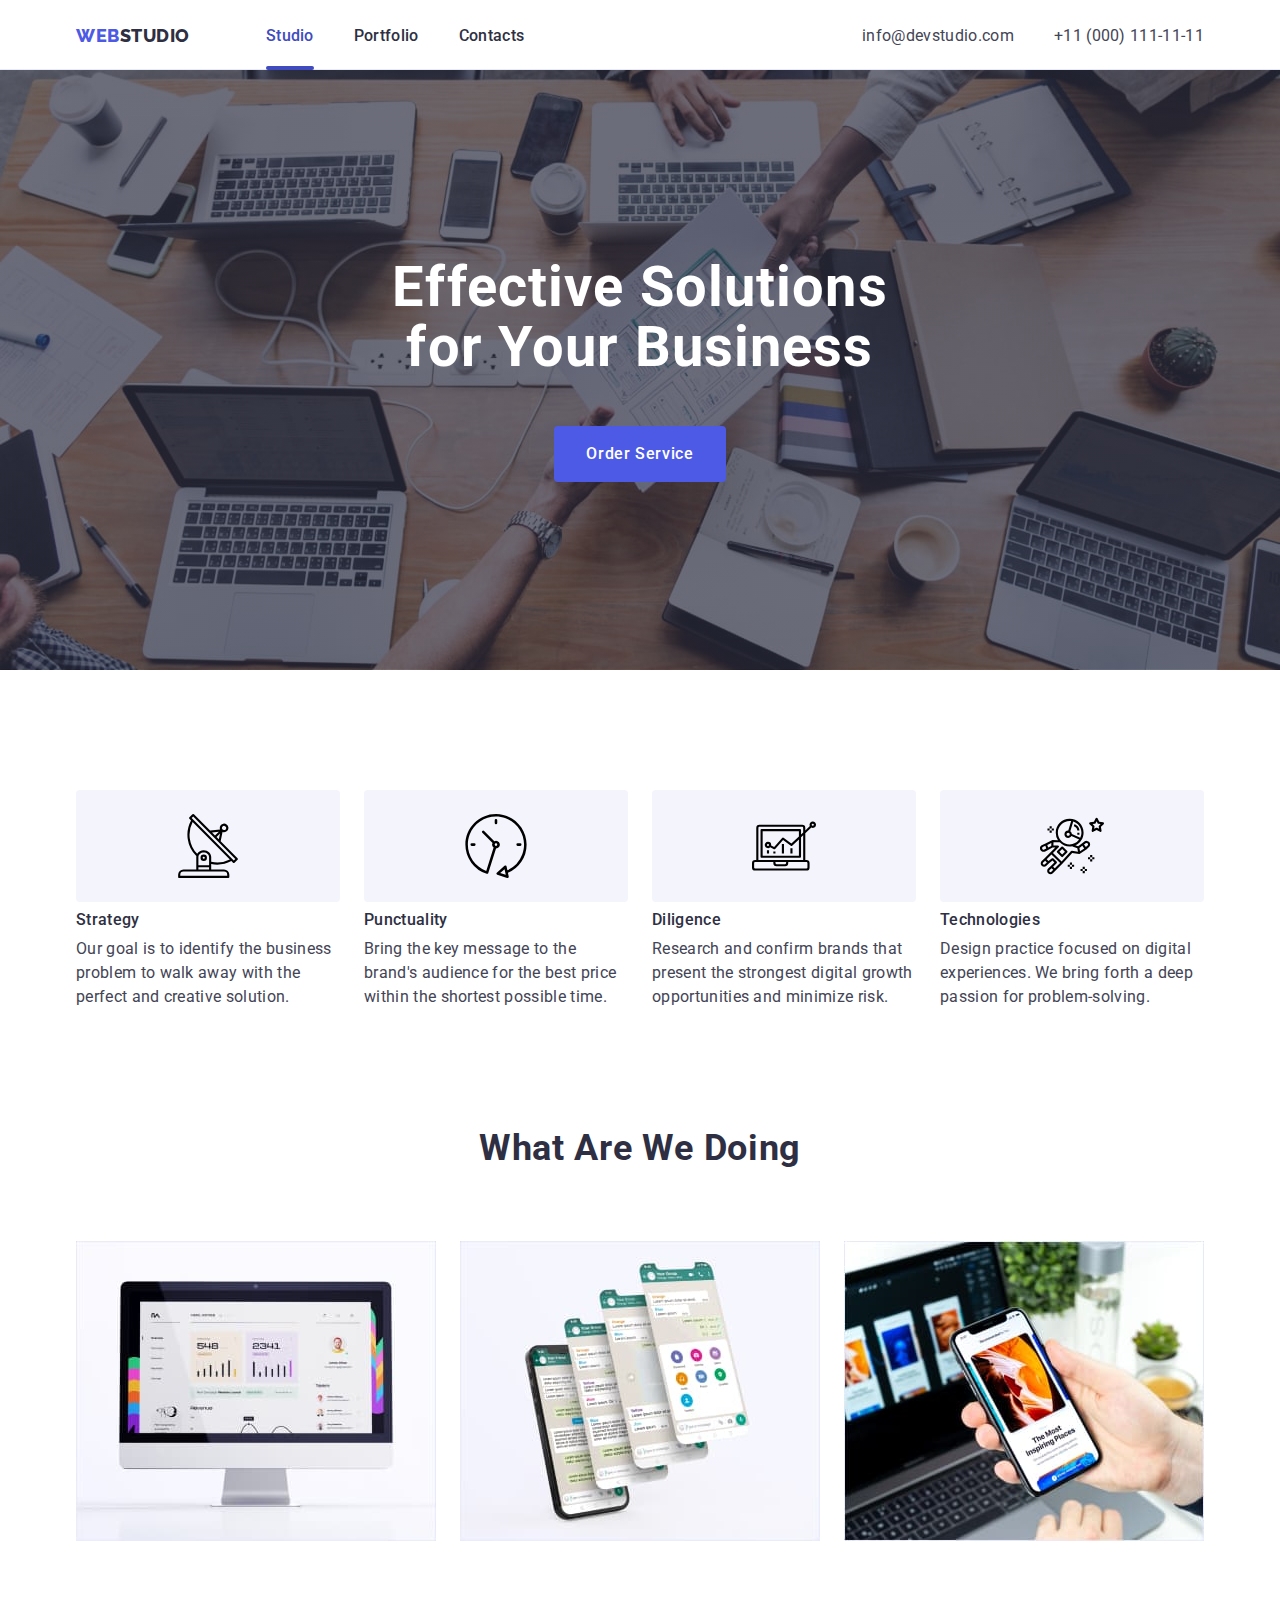
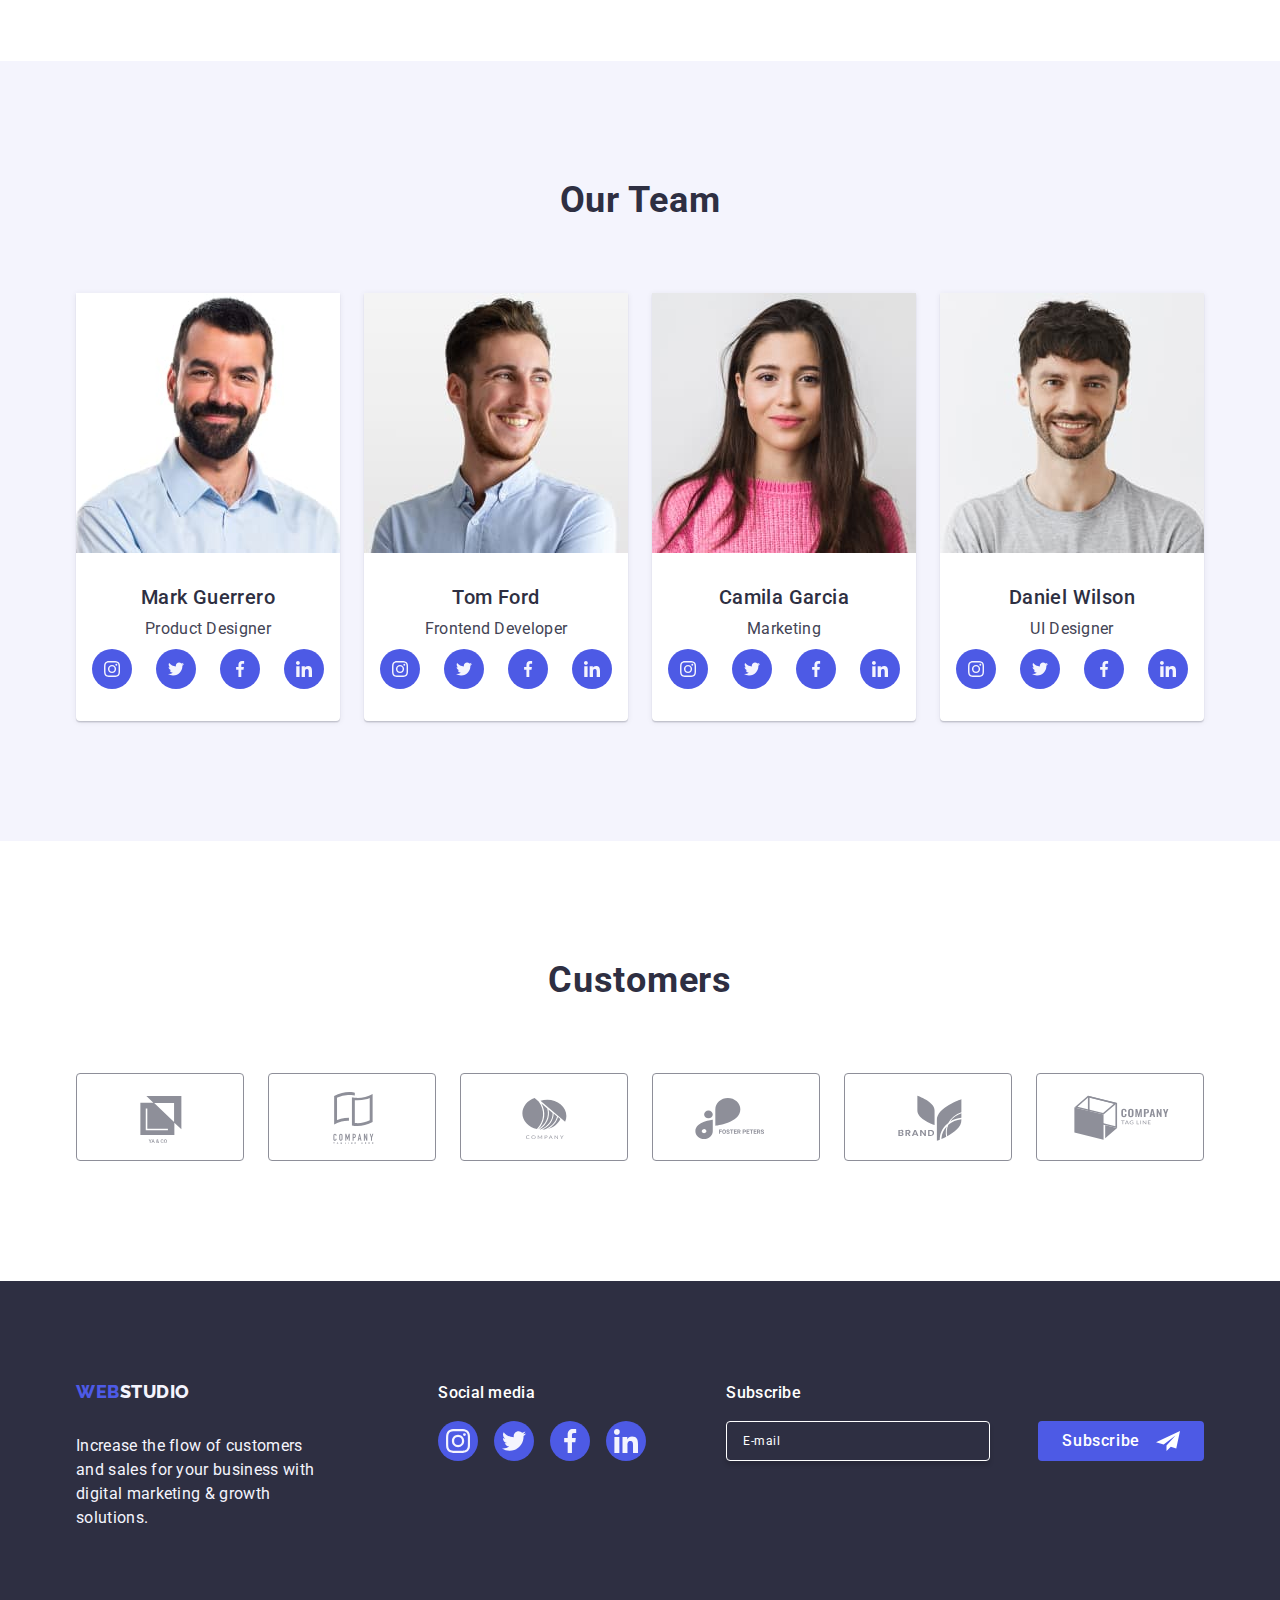
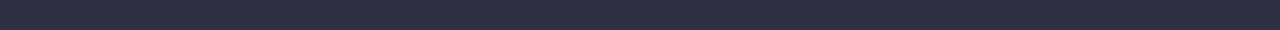
<file: index.html>
<!DOCTYPE html>
<html lang="en">
<head>

    <meta charset="UTF-8">
    <meta http-equiv="X-UA-Compatible" content="IE=edge">
    <meta name="viewport" content="width=device-width, initial-scale=1.0">
    <link rel="preconnect" href="https://fonts.googleapis.com">
    <link rel="preconnect" href="https://fonts.gstatic.com" crossorigin>
    <link href="https://fonts.googleapis.com/css2?family=Raleway:ital,wght@0,100;0,200;0,300;0,400;0,500;0,600;0,700;0,800;0,900;1,100;1,200;1,300;1,400;1,500;1,600;1,700;1,800;1,900&family=Roboto:ital,wght@0,300;0,400;0,500;0,700;0,900;1,100;1,300;1,400;1,500;1,700;1,900&display=swap" rel="stylesheet">
    <link rel="stylesheet" href="https://cdnjs.cloudflare.com/ajax/libs/modern-normalize/1.0.0/modern-normalize.min.css"/>
    <link rel="stylesheet" href="./css/styles.css"/>
    <title>Main page</title>
</head>
<body>
    <header class="header">
        <div class="header-container container">
            <nav class="navigation">
                <a href="./index.html" class="logo link">Web<span class="logo-studio">Studio</span></a>
                <ul class="list menu">
                    <li class="nav-list-item">
                        <a href="./index.html" class="link-list-item selected-list-link-item link">Studio</a>
                    </li>
                    <li class="nav-list-item">
                        <a href="./portfolio.html" class="link-list-item link">Portfolio</a>
                    </li>
                    <li class="nav-list-item">
                        <a href="" class="link-list-item link">Contacts</a>
                    </li>
                </ul>
            </nav>
            <address class="address">
                <ul class="list menu">
                    <li class="nav-list-item">
                        <a href="mailto:info@devstudio.com" class="address-link link">info@devstudio.com</a>
                    </li>
                    <li class="nav-list-item">
                        <a href="tel:+110001111111" class="address-link link">+11 (000) 111-11-11</a>
                    </li>
                </ul>
            </address>
        </div>
    </header>
    <main>
        <section class="first-section">
            <div class="container">
                <h1 class="main-title">Effective Solutions for Your Business</h1>
                <button type="button" class="order-service-button" data-modal-open>Order Service</button>
            </div>
        </section>
        <section class="second-section">
            <div class="container">
                <h2 class="visually-hidden">Advantages & Features</h2>
                <ul class="list advantages-list">
                    <li class="list-item">
                        <div class="advantages-icon-container">
                            <svg class="advantages-icon" width="64" height="64">
                                <use href="./images/icons.svg#antenna"></use>
                            </svg>
                        </div>
                        <h3 class="title-item">Strategy</h3>
                        <p class="text-item">
                            Our goal is to identify the business problem to walk away with the perfect and creative solution.
                        </p>
                    </li>
                    <li class="list-item">
                        <div class="advantages-icon-container">
                            <svg class="advantages-icon" width="64" height="64">
                                <use href="./images/icons.svg#clock"></use>
                            </svg>
                        </div>
                        <h3 class="title-item">Punctuality</h3>
                        <p class="text-item">
                            Bring the key message to the brand's audience for the best price within the shortest possible time.
                        </p>
                    </li>
                    <li class="list-item">
                        <div class="advantages-icon-container">
                            <svg class="advantages-icon" width="64" height="64">
                                <use href="./images/icons.svg#diagram"></use>
                            </svg>
                        </div>
                        <h3 class="title-item">Diligence</h3>
                        <p class="text-item">
                            Research and confirm brands that present the strongest digital growth opportunities and minimize risk.
                        </p>
                    </li>
                    <li class="list-item">
                        <div class="advantages-icon-container">
                            <svg class="advantages-icon" width="64" height="64">
                                <use href="./images/icons.svg#astronaut"></use>
                            </svg>
                        </div>
                        <h3 class="title-item">Technologies</h3>
                        <p class="text-item">
                            Design practice focused on digital experiences. We bring forth a deep passion for problem-solving.
                        </p>
                    </li>
                </ul>
            </div>
        </section>
        <section class="third-section">
            <div class="container">
                <h2 class="images-title">What are we doing</h2>
                <ul class="list images-list">
                    <li class="images-list-item">
                        <img src="./images/img-1.jpg" alt="Monitor" width="360"/>
                    </li>
                    <li class="images-list-item">
                        <img src="./images/img-2.jpg" alt="Multiple smartphone screens" width="360"/>
                    </li>
                    <li class="images-list-item">
                        <img src="./images/img-3.jpg" alt="Smartphone in hand" width="360"/>
                    </li>
                </ul>
            </div>
        </section>
        <section class="our-team-section">
            <div class="container">
                <h2 class="images-title">Our Team</h2>
                <ul class="list our-team-list">
                    <li class="employee-list-item">
                        <img src="./images/img-4.jpg" alt="Mark Guerrero photo" width="264"/>
                        <div class="employee-container">
                            <h3 class="employee-title-item">Mark Guerrero</h3>
                            <p class="employee-text-item">Product Designer</p>
                            <ul class="social-media-icons list">
                                <li class="social-media-icon-item">
                                    <a class="social-media-icon-link" href="">
                                        <svg class="social-media-icon" width="16" height="16">
                                        <use href="./images/icons.svg#instagram"></use>
                                        </svg>
                                    </a>
                                </li>
                                <li class="social-media-icon-item">
                                    <a class="social-media-icon-link" href="">
                                        <svg class="social-media-icon" width="16" height="16">
                                        <use href="./images/icons.svg#twitter"></use>
                                        </svg>
                                    </a>
                                </li>
                                <li class="social-media-icon-item">
                                    <a class="social-media-icon-link" href="">
                                        <svg class="social-media-icon" width="16" height="16">
                                        <use href="./images/icons.svg#facebook"></use>
                                        </svg>
                                    </a>
                                </li>
                                <li class="social-media-icon-item">
                                    <a class="social-media-icon-link" href="">
                                        <svg class="social-media-icon" width="16" height="16">
                                        <use href="./images/icons.svg#linkedin"></use>
                                        </svg>
                                    </a>
                                </li>
                            </ul>
                        </div>
                    </li>
                    <li class="employee-list-item">
                        <img src="./images/img-5.jpg" alt="Tom Ford photo" width="264"/>
                        <div class="employee-container">
                            <h3 class="employee-title-item">Tom Ford</h3>
                            <p class="employee-text-item">Frontend Developer</p>
                            <ul class="social-media-icons list">
                                <li class="social-media-icon-item">
                                    <a class="social-media-icon-link" href="">
                                        <svg class="social-media-icon" width="16" height="16">
                                        <use href="./images/icons.svg#instagram"></use>
                                        </svg>
                                    </a>
                                </li>
                                <li class="social-media-icon-item">
                                    <a class="social-media-icon-link" href="">
                                        <svg class="social-media-icon" width="16" height="16">
                                        <use href="./images/icons.svg#twitter"></use>
                                        </svg>
                                    </a>
                                </li>
                                <li class="social-media-icon-item">
                                    <a class="social-media-icon-link" href="">
                                        <svg class="social-media-icon" width="16" height="16">
                                        <use href="./images/icons.svg#facebook"></use>
                                        </svg>
                                    </a>
                                </li>
                                <li class="social-media-icon-item">
                                    <a class="social-media-icon-link" href="">
                                        <svg class="social-media-icon" width="16" height="16">
                                        <use href="./images/icons.svg#linkedin"></use>
                                        </svg>
                                    </a>
                                </li>
                            </ul>
                        </div>
                    </li>
                    <li class="employee-list-item">
                        <img src="./images/img-6.jpg" alt="Camila Garcia photo" width="264"/>
                        <div class="employee-container">
                            <h3 class="employee-title-item">Camila Garcia</h3>
                            <p class="employee-text-item">Marketing</p>
                            <ul class="social-media-icons list">
                                <li class="social-media-icon-item">
                                    <a class="social-media-icon-link" href="">
                                        <svg class="social-media-icon" width="16" height="16">
                                        <use href="./images/icons.svg#instagram"></use>
                                        </svg>
                                    </a>
                                </li>
                                <li class="social-media-icon-item">
                                    <a class="social-media-icon-link" href="">
                                        <svg class="social-media-icon" width="16" height="16">
                                        <use href="./images/icons.svg#twitter"></use>
                                        </svg>
                                    </a>
                                </li>
                                <li class="social-media-icon-item">
                                    <a class="social-media-icon-link" href="">
                                        <svg class="social-media-icon" width="16" height="16">
                                        <use href="./images/icons.svg#facebook"></use>
                                        </svg>
                                    </a>
                                </li>
                                <li class="social-media-icon-item">
                                    <a class="social-media-icon-link" href="">
                                        <svg class="social-media-icon" width="16" height="16">
                                        <use href="./images/icons.svg#linkedin"></use>
                                        </svg>
                                    </a>
                                </li>
                            </ul>
                        </div>
                    </li>
                    <li class="employee-list-item">
                        <img src="./images/img-7.jpg" alt="Daniel Wilson photo" width="264"/>
                        <div class="employee-container">
                            <h3 class="employee-title-item">Daniel Wilson</h3>
                            <p class="employee-text-item">UI Designer</p>
                            <ul class="social-media-icons list">
                                <li class="social-media-icon-item">
                                    <a class="social-media-icon-link" href="">
                                        <svg class="social-media-icon" width="16" height="16">
                                        <use href="./images/icons.svg#instagram"></use>
                                        </svg>
                                    </a>
                                </li>
                                <li class="social-media-icon-item">
                                    <a class="social-media-icon-link" href="">
                                        <svg class="social-media-icon" width="16" height="16">
                                        <use href="./images/icons.svg#twitter"></use>
                                        </svg>
                                    </a>
                                </li>
                                <li class="social-media-icon-item">
                                    <a class="social-media-icon-link" href="">
                                        <svg class="social-media-icon" width="16" height="16">
                                        <use href="./images/icons.svg#facebook"></use>
                                        </svg>
                                    </a>
                                </li>
                                <li class="social-media-icon-item">
                                    <a class="social-media-icon-link" href="">
                                        <svg class="social-media-icon" width="16" height="16">
                                        <use href="./images/icons.svg#linkedin"></use>
                                        </svg>
                                    </a>
                                </li>
                            </ul>
                        </div>
                    </li>
                </ul>
            </div>
        </section>
        <section class="customers-section">
            <div class="container">
                <h2 class="customers-title">Customers</h2>
                <ul class="customers-list list">
                    <li class="customer-list-item">
                        <a class="customer-link" href="">
                            <svg class="customer-icon" width="104" height="56">
                            <use href="./images/icons.svg#logo-1"></use>
                            </svg>
                        </a>
                    </li>
                    <li class="customer-list-item">
                        <a class="customer-link" href="">
                            <svg class="customer-icon" width="104" height="56">
                            <use href="./images/icons.svg#logo-2"></use>
                            </svg>
                        </a>
                    </li>
                    <li class="customer-list-item">
                        <a class="customer-link" href="">
                            <svg class="customer-icon" width="104" height="56">
                            <use href="./images/icons.svg#logo-3"></use>
                            </svg>
                        </a>
                    </li>
                    <li class="customer-list-item">
                        <a class="customer-link" href="">
                            <svg class="customer-icon" width="104" height="56">
                            <use href="./images/icons.svg#logo-4"></use>
                            </svg>
                        </a>
                    </li>
                    <li class="customer-list-item">
                        <a class="customer-link" href="">
                            <svg class="customer-icon" width="104" height="56">
                            <use href="./images/icons.svg#logo-5"></use>
                            </svg>
                        </a>
                    </li>
                    <li class="customer-list-item">
                        <a class="customer-link" href="">
                            <svg class="customer-icon" width="104" height="56">
                            <use href="./images/icons.svg#logo-6"></use>
                            </svg>
                        </a>
                    </li>
                </ul>
            </div>
        </section>
    </main>
    <footer class="footer">
        <div class="container">
            <div class="logo-description-container">
                <a href="./index.html" class="logo-footer link">Web<span class="logo-studio-footer">Studio</span></a>
                <p class="footer-description">
                    Increase the flow of customers and sales for your business with digital marketing & growth solutions.
                </p>
            </div>
            <div class="social-media-footer-container">
                <p class="social-media-footer-title">Social media</p>
                <ul class="social-media-footer-list list">
                    <li class="social-media-footer-list-item">
                        <a class="social-media-footer-link" href="">
                            <svg class="social-media-footer-icon" width="24" height="24">
                                <use href="./images/icons.svg#instagram"></use>
                            </svg>
                        </a>
                    </li>
                    <li class="social-media-footer-list-item">
                        <a class="social-media-footer-link" href="">
                            <svg class="social-media-footer-icon" width="24" height="24">
                                <use href="./images/icons.svg#twitter"></use>
                            </svg>
                        </a>
                    </li>
                    <li class="social-media-footer-list-item">
                        <a class="social-media-footer-link" href="">
                            <svg class="social-media-footer-icon" width="24" height="24">
                                <use href="./images/icons.svg#facebook"></use>
                            </svg>
                        </a>
                    </li>
                    <li class="social-media-footer-list-item">
                        <a class="social-media-footer-link" href="">
                            <svg class="social-media-footer-icon" width="24" height="24">
                                <use href="./images/icons.svg#linkedin"></use>
                            </svg>
                        </a>
                    </li>
                </ul>
            </div>
            <div class="subscribe-footer-container">
                <p class="subscribe-footer-text">Subscribe</p>
                <form class="subscribe-footer-form">
                    <label class="subscribe-footer-input-label">
                        <input type="email" class="subscribe-footer-input" name="email" placeholder="E-mail">
                    </label>
                    <button type="submit" class="subscribe-footer-btn">
                        Subscribe
                        <svg class="subscribe-footer-btn-icon" width="24" height="24">
                            <use href="./images/icons.svg#icon-subscribe"></use>
                        </svg>
                    </button>
                </form>
            </div>
        </div>
    </footer>
    <div class="backdrop is-hidden" data-modal>
        <div class="modal">
            <button type="button" class="close-btn" data-modal-close>
                <svg class="close-icon" width="8" height="8">
                    <use href="./images/icons.svg#icon-close"></use>
                </svg>
            </button>
            <p class="modal-title">Leave your contacts and we will call you back</p>
            <form class="modal-form">
                <div class="form-field">
                    <label class="form-label" for="user-name">Name</label>
                    <div class="form-input-container">
                        <input type="text" class="form-input" name="user-name" id="user-name">
                        <svg class="form-icon" width="18" height="24">
                            <use href="./images/icons.svg#icon-person"></use>
                        </svg>
                    </div>
                </div>
                <div class="form-field">
                    <label class="form-label" for="phone">Phone</label>
                    <div class="form-input-container">
                        <input type="tel" class="form-input" name="phone" id="phone">
                        <svg class="form-icon" width="18" height="24">
                            <use href="./images/icons.svg#icon-phone"></use>
                        </svg>
                    </div>
                </div>
                <div class="form-field">
                    <label class="form-label" for="email">Email</label>
                    <div class="form-input-container">
                        <input type="email" class="form-input" name="email" id="email">
                        <svg class="form-icon" width="18" height="24">
                            <use href="./images/icons.svg#icon-email"></use>
                        </svg>
                    </div>
                </div>
                <div class="form-field-comment">
                    <label class="form-label" for="user-comment">Comment</label>
                    <textarea class="form-comment" name="user-comment" placeholder="Text input" id="user-comment"></textarea>
                </div>
                <div class="form-field-policy">
                    <input class="checkbox visually-hidden" type="checkbox" name="user-privacy" id="user-privacy" value="true">
                    <label class="form-label-checkbox" for="user-privacy">
                        <span class="checkbox-icon-span">
                            <svg class="checkbox-icon" width="10" height="8">
                                <use href="./images/icons.svg#icon-check"></use>
                            </svg>
                        </span>
                        I accept the terms and conditions of the <a class="privacy-policy-text" href="">Privacy Policy</a>
                    </label>
                </div>
                <button type="submit" class="form-send-btn">Send</button>
            </form>
        </div>
    </div>
    <script src="./js/modal.js"></script>
</body>
</html>
</file>
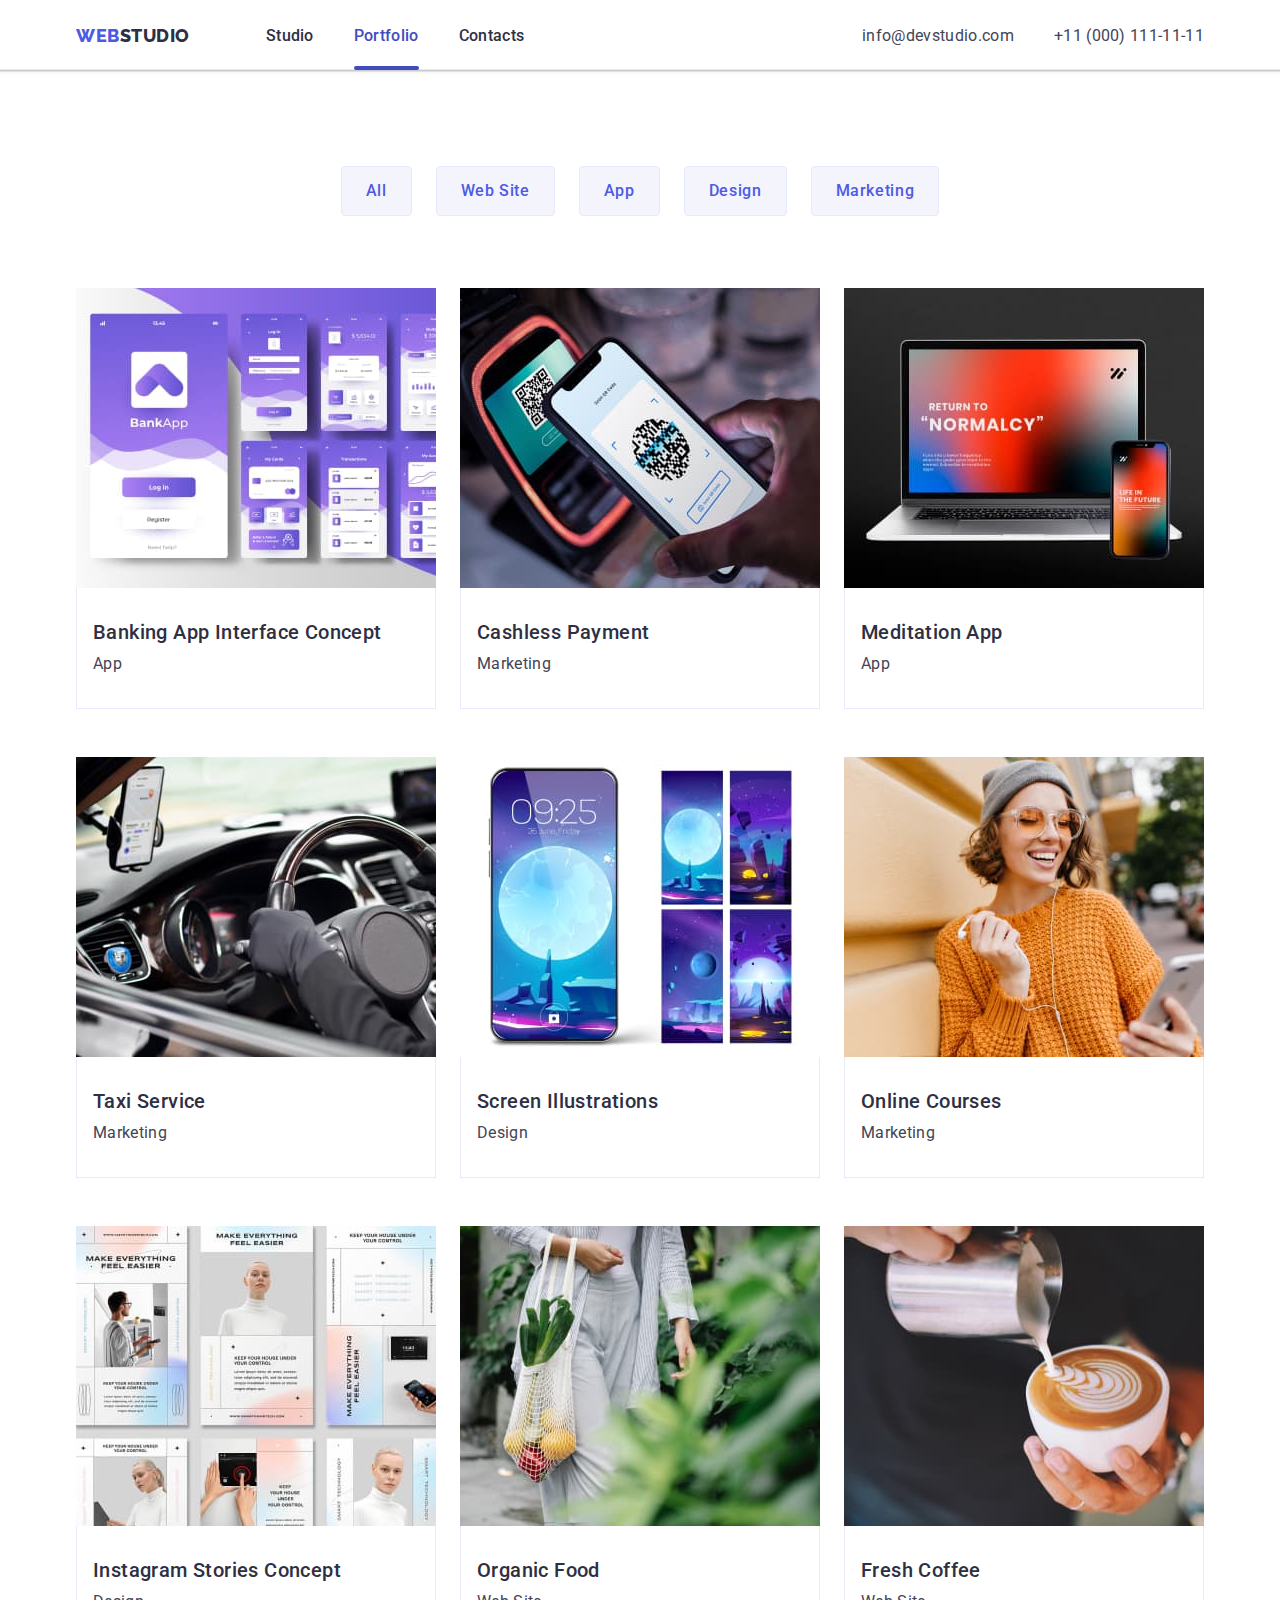
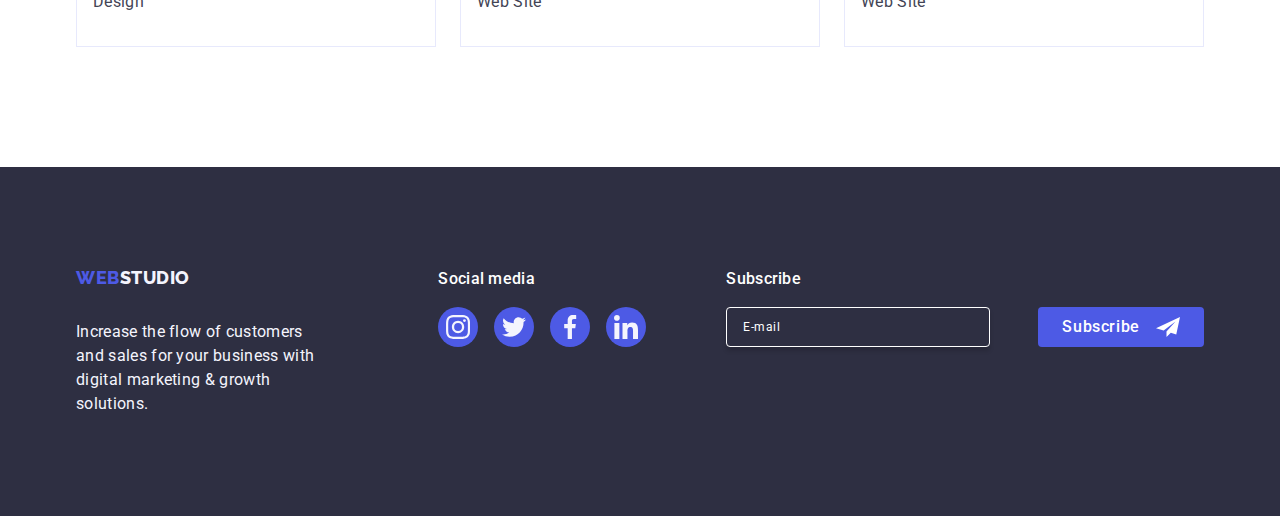
<file: portfolio.html>
<!DOCTYPE html>
<html lang="en">
<head>
    <meta charset="UTF-8">
    <meta http-equiv="X-UA-Compatible" content="IE=edge">
    <meta name="viewport" content="width=device-width, initial-scale=1.0">
    <link rel="preconnect" href="https://fonts.googleapis.com">
    <link rel="preconnect" href="https://fonts.gstatic.com" crossorigin>
    <link href="https://fonts.googleapis.com/css2?family=Raleway:ital,wght@0,100;0,200;0,300;0,400;0,500;0,600;0,700;0,800;0,900;1,100;1,200;1,300;1,400;1,500;1,600;1,700;1,800;1,900&family=Roboto:ital,wght@0,300;0,400;0,500;0,700;0,900;1,100;1,300;1,400;1,500;1,700;1,900&display=swap" rel="stylesheet">
    <link rel="stylesheet" href="https://cdnjs.cloudflare.com/ajax/libs/modern-normalize/1.0.0/modern-normalize.min.css"/>
    <link rel="stylesheet" href="./css/styles.css"/>
    <title>Portfolio</title>
</head>
<body>
    <header class="header">
        <div class="header-container container">
            <nav class="navigation">
                <a href="./index.html" class="logo link">Web<span class="logo-studio">Studio</span></a>
                <ul class="list menu">
                    <li class="nav-list-item">
                        <a href="./index.html" class="link-list-item link">Studio</a>
                    </li>
                    <li class="nav-list-item">
                        <a href="./portfolio.html" class="link-list-item selected-list-link-item link">Portfolio</a>
                    </li>
                    <li class="nav-list-item">
                        <a href="" class="link-list-item link">Contacts</a>
                    </li>
                </ul>
            </nav>
            <address class="address">
                <ul class="list menu">
                    <li class="nav-list-item">
                        <a href="mailto:info@devstudio.com" class="address-link link">info@devstudio.com</a>
                    </li>
                    <li class="nav-list-item">
                        <a href="tel:+110001111111" class="address-link link">+11 (000) 111-11-11</a>
                    </li>
                </ul>
            </address>
        </div>
    </header>
    <main>
        <section class="portfolio-section">
            <div class="container">
                <h1 class="visually-hidden">Portfolio page</h1>
                <ul class="portfolio-buttons list">
                    <li>
                        <button type="button" class="portfolio-button">All</button>
                    </li>
                    <li>
                        <button type="button" class="portfolio-button">Web Site</button>
                    </li>
                    <li>
                        <button type="button" class="portfolio-button">App</button>
                    </li>
                    <li>
                        <button type="button" class="portfolio-button">Design</button>
                    </li>
                    <li>   
                        <button type="button" class="portfolio-button">Marketing</button>
                    </li>
                </ul> 
                <ul class="list portfolio-items">
                    <li class="portfolio-item">
                        <a class="portfolio-link link" href="">
                            <div class="image-container">
                                <img src="./images/portfolio-1.jpg" alt="Banking App Interface Concept photo" width="360"/>
                                <p class="portfolio-hover-text">14 Stylish and User-Friendly App Design Concepts · Task Manager App · Calorie Tracker App · Exotic Fruit Ecommerce App · Cloud Storage App</p>
                            </div>
                            <div class="portfolio-item-container">
                                <h2 class="portfolio-title-item">Banking App Interface Concept</h2>
                                <p class="portfolio-text-item">App</p>
                            </div>
                        </a>
                    </li>
                    <li class="portfolio-item">
                        <a class="portfolio-link link" href="">
                            <div class="image-container">
                                <img src="./images/portfolio-2.jpg" alt="Cashless Payment photo" width="360"/>
                                    <p class="portfolio-hover-text">14 Stylish and User-Friendly App Design Concepts · Task Manager App · Calorie Tracker App · Exotic Fruit Ecommerce App · Cloud Storage App</p>
                            </div>
                            <div class="portfolio-item-container">
                                <h2 class="portfolio-title-item">Cashless Payment</h2>
                                <p class="portfolio-text-item">Marketing</p>
                            </div>
                        </a>
                    </li>
                    <li class="portfolio-item">
                        <a class="portfolio-link link" href="">
                            <div class="image-container">
                                <img src="./images/portfolio-3.jpg" alt="Meditation App photo" width="360"/>
                                <p class="portfolio-hover-text">14 Stylish and User-Friendly App Design Concepts · Task Manager App · Calorie Tracker App · Exotic Fruit Ecommerce App · Cloud Storage App</p>
                            </div>
                            <div class="portfolio-item-container">
                                <h2 class="portfolio-title-item">Meditation App</h2>
                                <p class="portfolio-text-item">App</p>
                            </div>
                        </a>
                    </li>
                    <li class="portfolio-item">
                        <a class="portfolio-link link" href="">
                            <div class="image-container">
                                <img src="./images/portfolio-4.jpg" alt="Taxi Service photo" width="360"/>
                                <p class="portfolio-hover-text">14 Stylish and User-Friendly App Design Concepts · Task Manager App · Calorie Tracker App · Exotic Fruit Ecommerce App · Cloud Storage App</p>
                            </div>
                            <div class="portfolio-item-container">
                                <h2 class="portfolio-title-item">Taxi Service</h2>
                                <p class="portfolio-text-item">Marketing</p>
                            </div>
                        </a>
                    </li>
                    <li class="portfolio-item">
                        <a class="portfolio-link link" href="">
                            <div class="image-container">
                                <img src="./images/portfolio-5.jpg" alt="Screen Illustrations photo" width="360"/>
                                <p class="portfolio-hover-text">14 Stylish and User-Friendly App Design Concepts · Task Manager App · Calorie Tracker App · Exotic Fruit Ecommerce App · Cloud Storage App</p>
                            </div>
                            <div class="portfolio-item-container">
                                <h2 class="portfolio-title-item">Screen Illustrations</h2>
                                <p class="portfolio-text-item">Design</p>
                            </div>
                        </a>
                    </li>
                    <li class="portfolio-item">
                        <a class="portfolio-link link" href="">
                            <div class="image-container">
                                <img src="./images/portfolio-6.jpg" alt="Online Courses photo" width="360"/>
                                <p class="portfolio-hover-text">14 Stylish and User-Friendly App Design Concepts · Task Manager App · Calorie Tracker App · Exotic Fruit Ecommerce App · Cloud Storage App</p>
                            </div>
                            <div class="portfolio-item-container">
                                <h2 class="portfolio-title-item">Online Courses</h2>
                                <p class="portfolio-text-item">Marketing</p>
                            </div>
                        </a>
                    </li>
                    <li class="portfolio-item">
                        <a class="portfolio-link link" href="">
                            <div class="image-container">
                                <img src="./images/portfolio-7.jpg" alt="Instagram Stories Concept photo" width="360"/>
                                <p class="portfolio-hover-text">14 Stylish and User-Friendly App Design Concepts · Task Manager App · Calorie Tracker App · Exotic Fruit Ecommerce App · Cloud Storage App</p>
                            </div>
                            <div class="portfolio-item-container">
                                <h2 class="portfolio-title-item">Instagram Stories Concept</h2>
                                <p class="portfolio-text-item">Design</p>
                            </div>
                        </a>
                    </li>
                    <li class="portfolio-item">
                        <a class="portfolio-link link" href="">
                            <div class="image-container">
                                <img src="./images/portfolio-8.jpg" alt="Organic Food photo" width="360"/>
                                <p class="portfolio-hover-text">14 Stylish and User-Friendly App Design Concepts · Task Manager App · Calorie Tracker App · Exotic Fruit Ecommerce App · Cloud Storage App</p>
                            </div>
                            <div class="portfolio-item-container">
                                <h2 class="portfolio-title-item">Organic Food</h2>
                                <p class="portfolio-text-item">Web Site</p>
                            </div>
                        </a>
                    </li>
                    <li class="portfolio-item">
                        <a class="portfolio-link link" href="">
                            <div class="image-container">
                                <img src="./images/portfolio-9.jpg" alt="Organic Food photo" width="360"/>
                                <p class="portfolio-hover-text">14 Stylish and User-Friendly App Design Concepts · Task Manager App · Calorie Tracker App · Exotic Fruit Ecommerce App · Cloud Storage App</p>
                            </div>
                            <div class="portfolio-item-container">
                                <h2 class="portfolio-title-item">Fresh Coffee</h2>
                                <p class="portfolio-text-item">Web Site</p>
                            </div>
                        </a>
                    </li>
                </ul>
            </div>
        </section>
    </main>
    <footer class="footer">
        <div class="container">
            <div class="logo-description-container">
                <a href="./index.html" class="logo-footer link">Web<span class="logo-studio-footer">Studio</span></a>
                <p class="footer-description">
                    Increase the flow of customers and sales for your business with digital marketing & growth solutions.
                </p>
            </div>
            <div class="social-media-footer-container">
                <p class="social-media-footer-title">Social media</p>
                <ul class="social-media-footer-list list">
                    <li class="social-media-footer-list-item">
                        <a class="social-media-footer-link" href="">
                            <svg class="social-media-footer-icon" width="24" height="24">
                                <use href="./images/icons.svg#instagram"></use>
                            </svg>
                        </a>
                    </li>
                    <li class="social-media-footer-list-item">
                        <a class="social-media-footer-link" href="">
                            <svg class="social-media-footer-icon" width="24" height="24">
                                <use href="./images/icons.svg#twitter"></use>
                            </svg>
                        </a>
                    </li>
                    <li class="social-media-footer-list-item">
                        <a class="social-media-footer-link" href="">
                            <svg class="social-media-footer-icon" width="24" height="24">
                                <use href="./images/icons.svg#facebook"></use>
                            </svg>
                        </a>
                    </li>
                    <li class="social-media-footer-list-item">
                        <a class="social-media-footer-link" href="">
                            <svg class="social-media-footer-icon" width="24" height="24">
                                <use href="./images/icons.svg#linkedin"></use>
                            </svg>
                        </a>
                    </li>
                </ul>
            </div>
            <div class="subscribe-footer-container">
                <p class="subscribe-footer-text">Subscribe</p>
                <form class="subscribe-footer-form">
                    <label class="subscribe-footer-input-label">
                        <input type="email" class="subscribe-footer-input" name="email" placeholder="E-mail">
                    </label>
                    <button type="submit" class="subscribe-footer-btn">
                        Subscribe
                        <svg class="subscribe-footer-btn-icon" width="24" height="24">
                            <use href="./images/icons.svg#icon-subscribe"></use>
                        </svg>
                    </button>
                </form>
            </div>
        </div>
    </footer>
</body>
</html>
</file>
<file: css/styles.css>
:root {
    --background-color: #ffffff;
    --portfolio-hover-text-color: #f4f4fd;
}

body {
    font-family: "Raleway", sans-serif;
    font-family: "Roboto", sans-serif;
    color: #434455;
    background-color: var(--background-color);
}

h1, h2, h3, h4, h5, h6, p ,ul {
    margin: 0;
}

ul {
    margin: 0;
    padding: 0;
}

.header {
    border-bottom: 1px solid #E7E9FC;
    padding-top: 24px;
    padding-bottom: 21px;
    margin: 0 auto;
    max-width: 1440px;
    box-shadow: 0px 1px 6px 0px rgba(46, 47, 66, 0.08), 0px 1px 1px 0px rgba(46, 47, 66, 0.16), 0px 2px 1px 0px rgba(46, 47, 66, 0.08);
}

img {
    display: block;
}

.header-container {
    display: flex;
}

.container {
    width: 1158px;
    margin: 0 auto;
    padding-left: 15px;
    padding-right: 15px;
    justify-content: space-between;
}

.navigation {
    display: flex;
    align-items: center;
}

.logo {
    font-family: "Raleway", sans-serif;
    font-weight: 800;
    font-size: 18px;
    line-height: 1.17;
    letter-spacing: 0.03em;
    text-transform: uppercase;
    color: #4d5ae5;
    margin-right: 76px;
}

.link {
    text-decoration: none;
}

.logo-studio {
    color: #2e2f42;
}

.menu {
    display: flex;
}

.list {
    list-style: none;
}

.nav-list-item {
    position: relative;
    margin-right: 40px;
}

.nav-list-item:last-child {
    margin-right: 0;
}

.link-list-item {
    position: relative;
    font-weight: 500;
    font-size: 16px;
    line-height: 1.5;
    letter-spacing: 0.02em;
    color: #2e2f42;
    padding-top: 24px;
    padding-bottom: 24px;
    transition-property: color;
    transition-duration: 250ms;
    transition-timing-function: cubic-bezier(0.4, 0, 0.2, 1);
}

.link-list-item:hover,
.link-list-item:focus {
    color: #404bbf;
}

.selected-list-link-item {
    color: #404BBF;
}

.selected-list-link-item::after {
    content: '';
    position: absolute;
    width: 100%;
    height: 4px;
    bottom: -1px;
    left: 0;
    border-radius: 2px;
    background-color: #404BBF;
}

.address {
    font-style: normal;
}

.address-link {
    font-size: 16px;
    line-height: 1.5;
    letter-spacing: 0.02em;
    color: #434455;
    transition-property: color;
    transition-duration: 250ms;
    transition-timing-function: cubic-bezier(0.4, 0, 0.2, 1);
}

.address-link:hover,
.address-link:focus {
    color: #404bbf;
}

.first-section {
    background-image: linear-gradient(rgba(46, 47, 66, 0.7), rgba(46, 47, 66, 0.7)), url(../images/people-office.jpg);
    padding-top: 188px;
    padding-bottom: 188px;
    max-width: 1440px;
    margin: 0 auto;
    background-repeat: no-repeat;
    background-position: center;
    background-size: cover;
}

.main-title {
    font-size: 56px;
    line-height: 1.07;
    text-align: center;
    letter-spacing: 0.02em;
    color: #ffffff;
    max-width: 496px;
    margin: 0 auto;
}

.order-service-button {
    display: block;
    background-color: #4D5AE5;
    font-family: "Roboto", sans-serif;
    font-weight: 500;
    font-size: 16px;
    line-height: 1.5;
    letter-spacing: 0.04em;
    color: #ffffff;
    cursor: pointer;
    min-width: 169px;
    margin-top: 48px;
    margin-left: auto;
    margin-right: auto;
    border: none;
    border-radius: 4px;
    padding: 16px 32px;
    transition-property: background-color;
    transition-duration: 250ms;
    transition-timing-function: cubic-bezier(0.4, 0, 0.2, 1);
}

.order-service-button:hover,
.order-service-button:focus {
    background-color: #404BBF;
}

.second-section {
    padding-top: 120px;
    padding-bottom: 120px;
}

.visually-hidden {
    position: absolute;
    width: 1px;
    height: 1px;
    margin: -1px;
    border: 0;
    padding: 0;
    
    white-space: nowrap;
    clip-path: inset(100%);
    clip: rect(0 0 0 0);
    overflow: hidden;
}

.advantages-list {
    display: flex;
    padding-left: 0;
    gap: 24px;
}

.list-item {
    width: calc((100% - 72px) / 4);
}

.advantages-icon-container {
    background-color: #F4F4FD;
    padding-top: 24px;
    padding-bottom: 24px;
    border-radius: 4px;
    margin-bottom: 8px;
    display: flex;
    justify-content: center;
    align-items: center;
}

.title-item {
    font-weight: 500;
    font-size: 16px;
    line-height: 1.2;
    letter-spacing: 0.02em;
    color: #2e2f42;
    margin-bottom: 8px;
}

.text-item {
    font-size: 16px;
    line-height: 1.5;
    letter-spacing: 0.02em;
    color: #434455;
}

.third-section {
    padding-bottom: 120px;
}

.images-title {
    font-size: 36px;
    line-height: 1.11;
    text-align: center;
    letter-spacing: 0.02em;
    text-transform: capitalize;
    color: #2e2f42;
    margin-bottom: 72px;
}

.images-list {
    display: flex;
    padding-left: 0;
    gap: 24px;
}

.images-list-item {
    width: calc((100% - 48px) / 3);
}

.our-team-section {
    background-color: #F4F4FD;
    padding-top: 120px;
    padding-bottom: 120px;
}

.our-team-list {
    display: flex;
    gap: 24px;
    padding-left: 0;
}

.employee-list-item {
    background-color: #FFFFFF;
    width: calc((100% - 72px) / 4);
    border-radius: 0px 0px 4px 4px;
    box-shadow: 0px 2px 1px 0px rgba(46, 47, 66, 0.08), 0px 1px 1px 0px rgba(46, 47, 66, 0.16), 0px 1px 6px 0px rgba(46, 47, 66, 0.08);
}

.employee-container {
    padding: 32px 0;
}

.employee-title-item {
    font-weight: 500;
    font-size: 20px;
    line-height: 1.2;
    letter-spacing: 0.02em;
    color: #2e2f42;
    margin-bottom: 8px;
    text-align: center;
}

.employee-text-item {
    font-size: 16px;
    line-height: 1.5;
    letter-spacing: 0.02em;
    color: #434455;
    text-align: center;
}

.social-media-icons {
    display: flex;
    gap: 24px;
    justify-content: center;
    margin-top: 8px;
}

.social-media-icon-item {
    width: 40px;
    height: 40px;
}

.social-media-icon-link {
    width: 100%;
    height: 100%;
    background-color: #4D5AE5;
    border-radius: 50%;
    display: flex;
    justify-content: center;
    align-items: center;
    cursor: pointer;
    transition-property: background-color;
    transition-duration: 250ms;
    transition-timing-function: cubic-bezier(0.4, 0, 0.2, 1);
}

.social-media-icon-link:hover,
.social-media-icon-link:focus {
    background-color: #404bbf;
}

.social-media-icon {
    fill: #F4F4FD;
}

.customers-section {
    padding-top: 120px;
    padding-bottom: 120px;
}

.customers-title {
    color: #2E2F42;
    font-size: 36px;
    font-weight: 700;
    line-height: 1.11;
    letter-spacing: 0.72px;
    text-transform: capitalize;
    margin-bottom: 72px;
    text-align: center;
}

.customers-list {
    display: flex;
    gap: 24px;
}

.customer-list-item {
    width: calc((100% - 120px) / 6);
    height: 88px;
}

.customer-link {
    width: 100%;
    height: 100%;
    border: 1px solid #8E8F99;
    border-radius: 4px;
    color: #8e8f99;
    display: flex;
    justify-content: center;
    align-items: center;
    transition: border-color 250ms cubic-bezier(0.4, 0, 0.2, 1), color 250ms cubic-bezier(0.4, 0, 0.2, 1)
}

.customer-link:hover,
.customer-link:focus {
    border-color: #404bbf;
    color: #404bbf;
}

.customer-icon {
    fill: currentColor;
}

.footer {
    background-color: #2e2f42;
    padding-top: 100px;
    padding-bottom: 100px;
}

.footer > .container {
    display: flex;
    justify-content: flex-start;
    align-items: baseline;
}

.logo-description-container {
    margin-right: 120px;
}

.logo-footer {
    display: inline-block;
    font-family: "Raleway", sans-serif;
    font-weight: 800;
    font-size: 18px;
    line-height: 1.17;
    letter-spacing: 0.03em;
    text-transform: uppercase;
    color: #4d5ae5;
    margin-bottom: 16px;
}

.logo-studio-footer {
    color: #f4f4fd;
}

.footer-description {
    font-family: 'Roboto';
    font-style: normal;
    font-weight: 400;
    font-size: 16px;
    line-height: 24px;
    letter-spacing: 0.02em;
    color: #F4F4FD;
    margin-top: 16px;
    max-width: 264px;
}

.social-media-footer-title {
    color: #FFFFFF;
    font-family: Roboto;
    font-size: 16px;
    font-style: normal;
    font-weight: 500;
    line-height: 1.5;
    letter-spacing: 0.32px;
    margin-bottom: 16px;
}

.social-media-footer-list {
    display: flex;
    gap: 16px;
}

.social-media-footer-list-item {
    width: 40px;
    height: 40px;
}

.social-media-footer-link {
    width: 100%;
    height: 100%;
    display: flex;
    justify-content: center;
    align-items: center;
    background-color: #4D5AE5;
    border-radius: 50%;
    transition-property: background-color;
    transition-duration: 250ms;
    transition-timing-function: cubic-bezier(0.4, 0, 0.2, 1);
}

.social-media-footer-link:hover,
.social-media-footer-link:focus {
    background-color: #31d0aa;
}

.social-media-footer-icon {
    fill: #f4f4fd;
}

.subscribe-footer-container {
    margin-left: 80px;
}

.subscribe-footer-text {
    color: #ffffff;
    font-family: Roboto;
    font-size: 16px;
    font-style: normal;
    font-weight: 500;
    line-height: 1.5;
    letter-spacing: 0.32px;
    margin-bottom: 16px;
}

.subscribe-footer-form {
    display: flex;
    justify-content: center;
    align-items: center;
    gap: 24px;
}

.subscribe-footer-input-label {

}

.subscribe-footer-input {
    width: 264px;
    height: 40px;
    background-color: transparent;
    border-radius: 4px;
    border: 1px solid #ffffff;
    color: #ffffff;
    font-family: Roboto;
    font-size: 12px;
    font-style: normal;
    font-weight: 400;
    line-height: 1.5;
    letter-spacing: 0.04em;
    padding-left: 16px;
    box-shadow: 0px 4px 4px 0px rgba(0, 0, 0, 0.15);
}

.subscribe-footer-input::placeholder {
    color: #ffffff;
}

.subscribe-footer-input:focus {
    outline: none !important;
}

.subscribe-footer-btn {
    display: flex;
    justify-content: center;
    align-items: center;
    min-width: 165px;
    height: 40px;
    padding: 8px 24px;
    border-radius: 4px;
    border: none;
    background-color: #4D5AE5;
    cursor: pointer;
    font-family: "Roboto", sans-serif;    font-size: 16px;
    font-style: normal;
    font-weight: 500;
    line-height: 1.5;
    letter-spacing: 0.64px;
    margin-left: 24px;
    color: #ffffff;
    transition-property: background-color;
    transition-duration: 250ms;
    transition-timing-function: cubic-bezier(0.4, 0, 0.2, 1);
}

.subscribe-footer-btn:hover,
.subscribe-footer-btn:focus {
    background-color: #404BBF;
}

.subscribe-footer-btn-icon {
    fill: #FFFFFF;
    margin-left: 16px;
}

.portfolio-section {
    padding-top: 96px;
    padding-bottom: 120px;
}

.portfolio-title {
    visibility: hidden;
}

.portfolio-buttons {
    display: flex;
    gap: 24px;
    justify-content: center;
    margin-bottom: 72px;
}

.portfolio-button {
    font-family: "Roboto", sans-serif;
    font-weight: 500;
    font-size: 16px;
    line-height: 1.5;
    letter-spacing: 0.04em;
    color: #4d5ae5;
    background-color: #F4F4FD;
    cursor: pointer;
    padding: 12px 24px;
    border-radius: 4px;
    border: 1px solid #e7e9fc;
    transition: color 250ms cubic-bezier(0.4, 0, 0.2, 1), background-color 250ms cubic-bezier(0.4, 0, 0.2, 1), border-color 250ms cubic-bezier(0.4, 0, 0.2, 1), box-shadow 250ms cubic-bezier(0.4, 0, 0.2, 1); 
}

.portfolio-button:hover,
.portfolio-button:focus {
    color: #FFFFFF;
    background-color: #404BBF;
    border: 1px solid transparent;
    box-shadow: 0px 2px 2px 0px rgba(0, 0, 0, 0.12), 0px 2px 1px 0px rgba(0, 0, 0, 0.08), 0px 3px 1px 0px rgba(0, 0, 0, 0.10);
}

.portfolio-items {
    display: flex;
    flex-wrap: wrap;
    column-gap: 24px;
    row-gap: 48px;
    padding-left: 0;
}

.portfolio-item {
    width: calc((100% - 48px) / 3);
}

.portfolio-link {
    display: block;
    cursor: pointer;
    transition-property: box-shadow;
    transition-duration: 250ms;
    transition-timing-function: cubic-bezier(0.4, 0, 0.2, 1);
}

.portfolio-link:hover,
.portfolio-link:focus {
    box-shadow: 0px 1px 6px rgba(46, 47, 66, 0.08), 0px 1px 1px rgba(46, 47, 66, 0.16), 0px 2px 1px rgba(46, 47, 66, 0.08);
}

.image-container {
    position: relative;
    overflow: hidden;
}

.portfolio-hover-text-container {
    
}

.portfolio-hover-text {
    position: absolute;
    bottom: 0;
    left: 0;
    width: 100%;
    height: 100%;
    mix-blend-mode: normal;
    background-color: #4D5AE5;
    transform: translateY(100%);
    font-family: 'Roboto';
    font-style: normal;
    font-weight: 400;
    font-size: 16px;
    line-height: 1.5;
    letter-spacing: 0.02em;
    color: var(--portfolio-hover-text-color);
    padding: 40px 32px;
    transition: transform 250ms cubic-bezier(0.4, 0, 0.2, 1);
}

.portfolio-link:hover .portfolio-hover-text,
.portfolio-link:focus .portfolio-hover-text{
    transform: translateY(0%);
}

.portfolio-item-container {
    padding: 32px 16px;
    border: 1px solid #e7e9fc;
    border-top: none;
}

.portfolio-title-item {
    font-weight: 500;
    font-size: 20px;
    line-height: 1.2;
    letter-spacing: 0.02em;
    color: #2e2f42;
    margin-bottom: 8px;
}

.portfolio-text-item {
    font-size: 16px;
    line-height: 1.5;
    letter-spacing: 0.02em;
    color: #434455;
}

.backdrop {
    position: fixed;
    top: 0;
    left: 0;
    width: 100%;
    height: 100%;
    background-color: rgba(46, 47, 66, 0.40);
    opacity: 1;
    transition: opacity 250ms cubic-bezier(0.4, 0, 0.2, 1), visibility 250ms cubic-bezier(0.4, 0, 0.2, 1);
}

.backdrop.is-hidden {
    opacity: 0;
    pointer-events: none;
    visibility: hidden;
}

.modal {
    position: absolute;
    top: 50%;
    left: 50%;
    transform: translate(-50%, -50%) scale(1);
    min-width: 408px;
    min-height: 584px;
    padding: 72px 24px 24px 24px;
    background-color: #FCFCFC;
    border-radius: 4px;
    box-shadow: 0px 2px 1px 0px rgba(0, 0, 0, 0.20), 0px 1px 3px 0px rgba(0, 0, 0, 0.12), 0px 1px 1px 0px rgba(0, 0, 0, 0.14);
    transition-property: transform;
    transition-duration: 250ms;
    transition-timing-function: cubic-bezier(0.4, 0, 0.2, 1);
}

.backdrop.is-hidden .modal {
    transform: translate(-50%, -50%) scale(0.9);
}


.close-btn {
    position: absolute;
    top: 24px;
    right: 24px;
    width: 24px;
    height: 24px;
    background-color: #e7e9fc;
    border-radius: 50%;
    border: 1px solid rgba(0, 0, 0, 0.1);
    padding: 0;
    display: flex;
    justify-content: center;
    align-items: center;
    cursor: pointer;
    transition: background-color 250ms cubic-bezier(0.4, 0, 0.2, 1), border 250ms cubic-bezier(0.4, 0, 0.2, 1);
}

.close-btn:hover,
.close-btn:focus {
    background-color: #404bbf;
    border: none;
}

.close-icon {
    fill: #2E2F42;
    transition: fill 250ms cubic-bezier(0.4, 0, 0.2, 1);
}

.close-btn:hover .close-icon,
.close-btn:focus .close-icon {
    fill: #ffffff;
}

.modal-title {
    font-family: 'Roboto';
    font-style: normal;
    font-weight: 500;
    font-size: 16px;
    line-height: 1.5;    
    text-align: center;
    letter-spacing: 0.02em;    
    color: #2E2F42;
    margin-bottom: 16px;
}

.form-field {
    margin-bottom: 8px;
}

.form-label {
    display: block;
    color: #8e8f99;
    font-family: 'Roboto';
    font-size: 12px;
    font-style: normal;
    font-weight: 400;
    line-height: 1.17;
    letter-spacing: 0.04em;
    margin-bottom: 4px;
}

.form-input-container {
    position: relative;
}

.form-input {
    width: 100%;
    height: 40px;
    border: 1px solid rgba(46, 47, 66, 0.4);
    border-radius: 4px;
    background-color: transparent;
    padding-left: 38px;
    outline: transparent;
    transition: border-color 250ms cubic-bezier(0.4, 0, 0.2, 1);
}

.form-input:focus {
    border-color: #4D5AE5;
}

.form-icon {
    position: absolute;
    top: 50%;
    transform: translateY(-50%);
    left: 16px;
    fill: #2E2F42;
    transition: fill 250ms cubic-bezier(0.4, 0, 0.2, 1);
}

.form-input:focus + .form-icon {
    fill: #4D5AE5;;
}

.form-field-comment {
    margin-bottom: 16px;
}

.form-comment {
    width: 100%;
    height: 120px;
    font-family: 'Roboto';
    font-size: 12px;
    font-style: normal;
    font-weight: 400;
    line-height: 1.17;
    letter-spacing: 0.04em;
    border-radius: 4px;
    background-color: transparent;
    color: rgba(46, 47, 66, 0.4);
    border: 1px solid rgba(46, 47, 66, 0.4);
    padding: 8px 16px;
    outline: transparent;
    resize: none;
    transition: border-color 250ms cubic-bezier(0.4, 0, 0.2, 1);
}

.form-comment::placeholder {
    color: rgba(46, 47, 66, 0.4);
}

.form-comment:focus {
    border-color: #4D5AE5;
}

.form-field-policy {
    position: relative;
    display: flex;
    align-items: center;
    margin-bottom: 24px;
}

.checkbox {
    position: absolute;
    width: 1px;
    height: 1px;
    margin: -1px;
    border: 0;
    padding: 0;
    clip: rect(0 0 0 0);
    overflow: hidden;
}

.checkbox-icon-span {
    display: inline-flex;
    width: 16px;
    height: 16px;
    border: 1px solid rgba(46, 47, 66, 0.4);
    border-radius: 2px;
    margin-right: 8px;
    align-items: center;
    justify-content: center;
    fill: transparent;
    transition: background-color 250ms cubic-bezier(0.4, 0, 0.2, 1), border 250ms cubic-bezier(0.4, 0, 0.2, 1), fill 250ms cubic-bezier(0.4, 0, 0.2, 1);
}

.checkbox:checked + .form-label-checkbox .checkbox-icon-span {
    background-color: #404bbf;
    border: none;
    fill: #F4F4FD;
}

.form-label-checkbox {
    display: block;
    align-items: center;
    font-family: 'Roboto';
    font-style: normal;
    font-weight: 400;
    font-size: 12px;
    line-height: 1.17;
    letter-spacing: 0.04em;
    color: #8e8f99;
}

.privacy-policy-text {
    color: #4d5ae5;
    text-decoration: underline;
}

.form-send-btn-container {
    display: flex;
    align-items: center;
    justify-content: center;
    margin-top: 24px;
}

.form-send-btn {
    display: block;
    position: relative;
    min-width: 169px;
    height: 56px;
    margin: 0 auto;
    font-family: "Roboto", sans-serif;
    font-size: 16px;
    padding: 16px 32px;
    font-weight: 500;
    line-height: 1.5;
    letter-spacing: 0.04em;
    background-color: #4D5AE5;
    color: #FFFFFF;
    border-radius: 4px;
    border: none;
    cursor: pointer;
    box-shadow: 0px 4px 4px 0px rgba(0, 0, 0, 0.15);
    transition: background-color 250ms cubic-bezier(0.4, 0, 0.2, 1);
}

.form-send-btn:hover,
.form-send-btn:focus {
    background-color: #404BBF;
}
</file>
